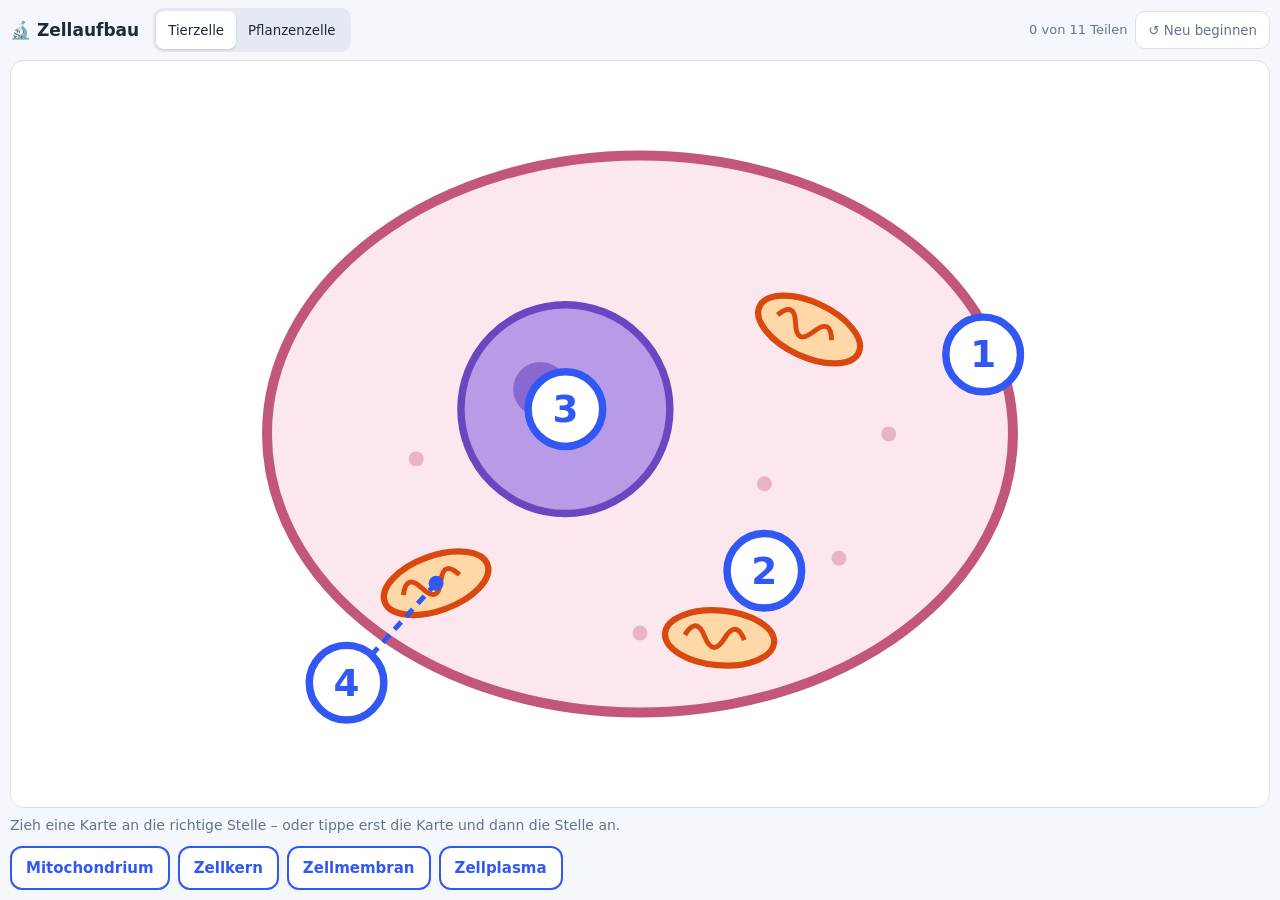
<file: apps/zellaufbau.html>
<!doctype html>
<html lang="de"><head><meta charset="utf-8">
<title>Zellaufbau</title>
<script type="application/json" id="probe-app">
{
  "name": "Zellaufbau",
  "icon": "🔬",
  "beschreibung": "Die Schüler beschriften eine Tierzelle und eine Pflanzenzelle, indem sie Karten mit den Namen der Zellbestandteile an die richtige Stelle ziehen (oder antippen und dann die Stelle antippen). Ein Tipp auf einen beschrifteten Teil zeigt kurz seine Aufgabe.",
  "fach": "Natur und Technik, Biologie",
  "jg": "5-8",
  "version": "1",
  "summary": "Anteil richtig beschrifteter Zellbestandteile (Tierzelle 4, Pflanzenzelle 7)",
  "events": [
    { "name": "zellkern-richtig", "text": "Zellkern richtig beschriftet" },
    { "name": "zellmembran-richtig", "text": "Zellmembran richtig beschriftet" },
    { "name": "zellplasma-richtig", "text": "Zellplasma richtig beschriftet" },
    { "name": "mitochondrium-richtig", "text": "Mitochondrium richtig beschriftet" },
    { "name": "zellwand-richtig", "text": "Zellwand richtig beschriftet (nur Pflanzenzelle)" },
    { "name": "vakuole-richtig", "text": "Vakuole richtig beschriftet (nur Pflanzenzelle)" },
    { "name": "chloroplast-richtig", "text": "Chloroplast richtig beschriftet (nur Pflanzenzelle)" },
    { "name": "tierzelle-fertig", "text": "Tierzelle komplett beschriftet" },
    { "name": "pflanzenzelle-fertig", "text": "Pflanzenzelle komplett beschriftet" }
  ],
  "regeln": "Die App kennt genau diese Zellbestandteile: Zellkern, Zellmembran, Zellplasma, Mitochondrium (Tier- und Pflanzenzelle) sowie Zellwand, Vakuole und Chloroplast (nur Pflanzenzelle).\nOben in der App wechselt man zwischen „Tierzelle“ und „Pflanzenzelle“.\nAuf einen beschrifteten Teil tippen zeigt seine Aufgabe in einem Satz.\nFachbegriffe für Jahrgangsstufe 5–6: Zellkern steuert die Zelle, Zellmembran grenzt ab und regelt den Stoffaustausch, Zellplasma füllt die Zelle aus, Mitochondrien gewinnen Energie, Zellwand gibt Festigkeit, Vakuole speichert Zellsaft, Chloroplasten betreiben Fotosynthese.",
  "lernpfadText": "# Die Zelle – Baustein des Lebens\nUntertitel: Tierzelle und Pflanzenzelle kennenlernen\nArt: Lernpfad\nKopfzeile: Natur und Technik · 5. Jahrgangsstufe\nZiele:\n- Die wichtigsten Bestandteile einer Zelle benennen\n- Ihre Aufgaben in einem Satz erklären\n- Tierzelle und Pflanzenzelle unterscheiden\n\n## Station: Die Tierzelle | Zellkern, Zellplasma, Zellmembran, Mitochondrium\nAlle Lebewesen bestehen aus **Zellen** – du auch, aus vielen Billionen. Unter dem Mikroskop sieht eine Tierzelle ungefähr so aus wie links in der App.\n\n[Merke] Der **Zellkern** steuert die Zelle. Die **Zellmembran** umgibt sie wie eine dünne Haut. Das **Zellplasma** füllt sie aus. In den **Mitochondrien** wird Energie gewonnen.\n\n### App-Aufgabe: Der Chef der Zelle\nZieh links die Karte „Zellkern“ an die richtige Stelle. Du kannst eine Karte auch antippen und dann die Stelle antippen.\nEreignis: zellkern-richtig\nTipp: Der Zellkern ist der große, runde, dunkle Teil.\nXP: 10\n\n### App-Aufgabe: Die ganze Tierzelle\nBeschrifte alle vier Teile der Tierzelle.\nEreignis: tierzelle-fertig\nTipp: Die Zellmembran ist der Rand, das Zellplasma die Füllung dazwischen.\nXP: 20\n\n### Quiz\n? Welcher Teil steuert die Zelle?\n[x] der Zellkern\n[ ] die Zellmembran\n[ ] das Zellplasma\n? Wo wird in der Zelle Energie gewonnen?\n[ ] im Zellkern\n[x] in den Mitochondrien\n[ ] in der Zellmembran\n\n## Station: Die Pflanzenzelle | Zellwand, Vakuole, Chloroplasten\nSchalte links oben auf **Pflanzenzelle**. Sie hat alles, was die Tierzelle hat – und noch drei Teile mehr.\n\n[Merke] Die **Zellwand** gibt der Pflanzenzelle Festigkeit. Die **Vakuole** speichert Zellsaft. In den **Chloroplasten** stellt die Pflanze mit Licht Traubenzucker her (Fotosynthese).\n\n### App-Aufgabe: Grün und kräftig\nZieh die Karte „Chloroplast“ an die richtige Stelle der Pflanzenzelle.\nEreignis: chloroplast-richtig\nTipp: Chloroplasten sind die kleinen grünen Körper.\nXP: 10\n\n### App-Aufgabe: Die ganze Pflanzenzelle\nBeschrifte alle sieben Teile der Pflanzenzelle.\nEreignis: pflanzenzelle-fertig\nTipp: Die Zellwand ist der dicke äußere Rand, die Zellmembran liegt direkt innen daran.\nXP: 20\n\n### Zuordnen: Wer macht was?\nZellwand -> gibt Festigkeit\nVakuole -> speichert Zellsaft\nChloroplast -> stellt mit Licht Traubenzucker her\nMitochondrium -> gewinnt Energie\n\n## Station: Vergleich | Was haben beide gemeinsam?\n### Sortieren: In welchen Zellen kommt der Teil vor?\nnur in der Pflanzenzelle: Zellwand, Vakuole, Chloroplast\nin Tier- und Pflanzenzelle: Zellkern, Zellmembran, Zellplasma, Mitochondrium\n\n### Lückentext: Zusammenfassung\nTier- und Pflanzenzellen haben einen [[Zellkern]], eine [[Zellmembran]] und [[Zellplasma]]. Nur Pflanzenzellen haben eine [[Zellwand]], eine große [[Vakuole]] und [[Chloroplasten]].\nWortbank: ja\nExtra: Knochen, Muskel\n"
}
</script>
<style>
  :root { --ink: #1f2a37; --muted: #64748b; --ok: #1f9d55; --bad: #d64545; --card: #fff; --line: #d9e0ea; --acc: #3157f5; }
  * { box-sizing: border-box; }
  html, body { margin: 0; height: 100%; font: 15px/1.35 -apple-system, system-ui, "Segoe UI", sans-serif; color: var(--ink); background: #f4f7fb; }
  body { display: flex; flex-direction: column; -webkit-user-select: none; user-select: none; touch-action: manipulation; }
  header { display: flex; align-items: center; gap: 8px; padding: 8px 10px; flex-wrap: wrap; }
  header h1 { font-size: 17px; margin: 0 6px 0 0; }
  .seg { display: inline-flex; background: #e4e9f2; border-radius: 10px; padding: 3px; }
  .seg button { border: 0; background: transparent; padding: 8px 12px; border-radius: 8px; font: 600 14px inherit; font-family: inherit; color: var(--ink); min-height: 38px; cursor: pointer; }
  .seg button[aria-pressed="true"] { background: #fff; box-shadow: 0 1px 3px #0002; }
  .sp { flex: 1; }
  .reset { border: 1px solid var(--line); background: #fff; border-radius: 10px; padding: 8px 12px; font: 600 13px inherit; font-family: inherit; color: var(--muted); min-height: 38px; cursor: pointer; }
  .prog { font-size: 13px; color: var(--muted); }
  main { flex: 1; min-height: 0; display: flex; flex-direction: column; padding: 0 10px 10px; gap: 8px; }
  .stage { flex: 1; min-height: 200px; position: relative; background: var(--card); border: 1px solid var(--line); border-radius: 14px; overflow: hidden; }
  .stage svg { width: 100%; height: 100%; display: block; }
  .target { cursor: pointer; }
  .target circle.dot { fill: #fff; stroke: var(--acc); stroke-width: 3; }
  .target text { font: 700 15px -apple-system, system-ui, sans-serif; fill: var(--acc); text-anchor: middle; dominant-baseline: central; pointer-events: none; }
  .target.hot circle.dot { fill: #e8eeff; stroke-width: 5; }
  .target.done circle.dot { fill: var(--ok); stroke: var(--ok); }
  .target.done text.q { fill: #fff; }
  .lbl { font: 700 13px -apple-system, system-ui, sans-serif; paint-order: stroke; stroke: #fff; stroke-width: 4px; fill: var(--ink); pointer-events: none; }
  .cards { display: flex; flex-wrap: wrap; gap: 8px; }
  .card { border: 2px solid var(--acc); color: var(--acc); background: #fff; border-radius: 12px; padding: 9px 14px; font-weight: 700; min-height: 44px; display: inline-flex; align-items: center; cursor: grab; touch-action: none; }
  .card.sel { background: var(--acc); color: #fff; }
  .card.used { display: none; }
  .ghost { position: fixed; pointer-events: none; z-index: 10; opacity: .9; transform: translate(-50%, -50%); box-shadow: 0 6px 20px #0003; }
  .msg { min-height: 22px; font-size: 14px; color: var(--muted); }
  .msg.ok { color: var(--ok); } .msg.bad { color: var(--bad); }
  .shake { animation: shake .35s; } @keyframes shake { 25% { transform: translateX(-6px); } 75% { transform: translateX(6px); } }
  .ro .card, .ro .target { cursor: default; }
  .done-all { font-weight: 700; color: var(--ok); }
</style>
</head>
<body>
<header>
  <h1>🔬 Zellaufbau</h1>
  <span class="seg" role="tablist"><button data-mode="tier" aria-pressed="true">Tierzelle</button><button data-mode="pflanze" aria-pressed="false">Pflanzenzelle</button></span>
  <span class="sp"></span><span class="prog" id="prog"></span><button class="reset" id="reset">↺ Neu beginnen</button>
</header>
<main>
  <div class="stage" id="stage"></div>
  <div class="msg" id="msg">Zieh eine Karte an die richtige Stelle – oder tippe erst die Karte und dann die Stelle an.</div>
  <div class="cards" id="cards"></div>
</main>
<script>
(function () {
  // Zellbestandteile: Name, Aufgabe (ein Satz), Ereignis
  var PARTS = {
    zellkern: ['Zellkern', 'Der Zellkern steuert die Zelle und enthält die Erbinformation.'],
    zellmembran: ['Zellmembran', 'Die Zellmembran grenzt die Zelle ab und regelt, was hinein- und hinausgeht.'],
    zellplasma: ['Zellplasma', 'Das Zellplasma füllt die Zelle aus; darin liegen die anderen Bestandteile.'],
    mitochondrium: ['Mitochondrium', 'In den Mitochondrien wird Energie für die Zelle gewonnen.'],
    zellwand: ['Zellwand', 'Die Zellwand gibt der Pflanzenzelle Form und Festigkeit.'],
    vakuole: ['Vakuole', 'Die Vakuole speichert Zellsaft und hält die Zelle prall.'],
    chloroplast: ['Chloroplast', 'In den Chloroplasten stellt die Pflanze mit Licht Traubenzucker her (Fotosynthese).']
  };
  // Zielpunkte je Zelle (Koordinaten im SVG 400 × 300) und Lage der Beschriftung
  var CELLS = {
    tier: { parts: ['zellmembran', 'zellplasma', 'zellkern', 'mitochondrium'],
      targets: { zellkern: [170, 140], zellmembran: [338, 118], zellplasma: [250, 205], mitochondrium: [82, 250, 118, 210] } },
    pflanze: { parts: ['zellwand', 'zellmembran', 'zellplasma', 'zellkern', 'vakuole', 'chloroplast', 'mitochondrium'],
      targets: { zellwand: [372, 60], zellmembran: [356, 248], zellplasma: [205, 246], zellkern: [112, 92], vakuole: [228, 150], chloroplast: [262, 262, 300, 228], mitochondrium: [258, 60, 312, 78] } }
  };
  var S = { mode: 'tier', placed: { tier: {}, pflanze: {} }, fertig: { tier: false, pflanze: false } };
  var readonly = false, loaded = false, sel = null;
  var $ = function (s) { return document.querySelector(s); };
  var post = function (m) { m.type = 'probe-app'; try { parent.postMessage(m, '*'); } catch (e) { } };

  function svgTier() {
    return '<ellipse cx="200" cy="150" rx="150" ry="112" fill="#fde7ee" stroke="#c2577a" stroke-width="4"/>'
      + '<circle cx="170" cy="140" r="42" fill="#b79be6" stroke="#6b46c1" stroke-width="3"/><circle cx="160" cy="132" r="11" fill="#6b46c1" opacity=".6"/>'
      + mito(118, 210, -20) + mito(268, 108, 25) + mito(232, 232, 5)
      + '<g fill="#c2577a" opacity=".35"><circle cx="250" cy="170" r="3"/><circle cx="300" cy="150" r="3"/><circle cx="110" cy="160" r="3"/><circle cx="200" cy="230" r="3"/><circle cx="280" cy="200" r="3"/></g>';
  }
  function svgPflanze() {
    return '<rect x="30" y="28" width="340" height="244" rx="10" fill="#e9f6df" stroke="#3f7d20" stroke-width="12"/>'
      + '<rect x="42" y="40" width="316" height="220" rx="6" fill="none" stroke="#7fb35a" stroke-width="3"/>'
      + '<rect x="150" y="80" width="160" height="140" rx="40" fill="#cfe8fb" stroke="#5a9bd5" stroke-width="3"/>'
      + '<circle cx="112" cy="92" r="30" fill="#b79be6" stroke="#6b46c1" stroke-width="3"/><circle cx="105" cy="86" r="8" fill="#6b46c1" opacity=".6"/>'
      + chl(300, 228, 10) + chl(80, 150, -30) + chl(330, 160, 70) + chl(120, 236, 15)
      + mito(312, 78, 20) + mito(70, 210, -10);
  }
  function mito(x, y, r) { return '<g transform="translate(' + x + ' ' + y + ') rotate(' + r + ')"><ellipse rx="22" ry="11" fill="#ffd8a8" stroke="#d9480f" stroke-width="2.5"/><path d="M-14 0 q4 -8 8 0 t8 0 t8 0" fill="none" stroke="#d9480f" stroke-width="2"/></g>'; }
  function chl(x, y, r) { return '<g transform="translate(' + x + ' ' + y + ') rotate(' + r + ')"><ellipse rx="18" ry="10" fill="#51a33b" stroke="#2b6a1c" stroke-width="2"/><path d="M-10 -3 h20 M-10 3 h20" stroke="#2b6a1c" stroke-width="1.5"/></g>'; }

  function draw() {
    var C = CELLS[S.mode], P = S.placed[S.mode];
    document.body.classList.toggle('ro', readonly);
    document.querySelectorAll('[data-mode]').forEach(function (b) { b.setAttribute('aria-pressed', String(b.dataset.mode === S.mode)); });
    var g = '<svg viewBox="0 0 400 300" xmlns="http://www.w3.org/2000/svg">' + (S.mode === 'tier' ? svgTier() : svgPflanze());
    var n = 0;
    C.parts.forEach(function (k) { var t = C.targets[k]; if (t.length > 2) g += '<line x1="' + t[2] + '" y1="' + t[3] + '" x2="' + t[0] + '" y2="' + t[1] + '" stroke="#3157f5" stroke-width="2" stroke-dasharray="4 3"/><circle cx="' + t[2] + '" cy="' + t[3] + '" r="3" fill="#3157f5"/>'; });
    C.parts.forEach(function (k) {
      var t = C.targets[k], done = !!P[k]; n++;
      g += '<g class="target' + (done ? ' done' : '') + '" data-target="' + k + '"><circle class="dot" cx="' + t[0] + '" cy="' + t[1] + '" r="15"/>'
        + '<text class="q" x="' + t[0] + '" y="' + t[1] + '">' + (done ? '✓' : n) + '</text>'
        + (done ? '<text class="lbl" x="' + t[0] + '" y="' + (t[1] + 28) + '" text-anchor="middle">' + PARTS[k][0] + '</text>' : '') + '</g>';
    });
    $('#stage').innerHTML = g + '</svg>';
    var left = C.parts.filter(function (k) { return !P[k]; });
    $('#cards').innerHTML = left.length ? left.slice().sort().map(function (k) { return '<span class="card' + (sel === k ? ' sel' : '') + '" data-card="' + k + '">' + PARTS[k][0] + '</span>'; }).join('')
      : '<span class="done-all">✓ Alle Teile der ' + (S.mode === 'tier' ? 'Tierzelle' : 'Pflanzenzelle') + ' sind beschriftet. Tippe auf einen Teil, um seine Aufgabe zu sehen.</span>';
    var total = CELLS.tier.parts.length + CELLS.pflanze.parts.length, ok = Object.keys(S.placed.tier).length + Object.keys(S.placed.pflanze).length;
    $('#prog').textContent = ok + ' von ' + total + ' Teilen';
  }
  function summary() {
    var total = CELLS.tier.parts.length + CELLS.pflanze.parts.length, ok = Object.keys(S.placed.tier).length + Object.keys(S.placed.pflanze).length;
    return { pct: Math.round(ok / total * 100), text: ok + ' von ' + total + ' Teilen beschriftet' };
  }
  function save() { post({ action: 'state', state: S, summary: summary() }); }
  function say(t, cls) { var m = $('#msg'); m.textContent = t; m.className = 'msg' + (cls ? ' ' + cls : ''); }

  function place(card, target) {
    if (readonly) return;
    var C = CELLS[S.mode];
    if (card === target) {
      S.placed[S.mode][card] = true; sel = null;
      say('✓ Richtig: ' + PARTS[card][0] + '. ' + PARTS[card][1], 'ok');
      post({ action: 'event', name: card + '-richtig' });
      if (C.parts.every(function (k) { return S.placed[S.mode][k]; }) && !S.fertig[S.mode]) {
        S.fertig[S.mode] = true; post({ action: 'event', name: S.mode === 'tier' ? 'tierzelle-fertig' : 'pflanzenzelle-fertig' });
      }
      draw(); save();
    } else {
      say('Nicht ganz – „' + PARTS[card][0] + '“ gehört woanders hin. Versuch es noch einmal.', 'bad');
      var el = document.querySelector('[data-target="' + target + '"]'); if (el) { el.classList.add('shake'); setTimeout(function () { el.classList.remove('shake'); }, 400); }
    }
  }
  // Ziehen mit dem Finger (Pointer-Events) oder antippen
  var drag = null;
  document.addEventListener('pointerdown', function (e) {
    var c = e.target.closest('[data-card]'); if (!c || readonly) return;
    drag = { k: c.dataset.card, x: e.clientX, y: e.clientY, ghost: null, moved: false, id: e.pointerId };
    try { c.setPointerCapture(e.pointerId); } catch (x) { }
  });
  document.addEventListener('pointermove', function (e) {
    if (!drag || e.pointerId !== drag.id) return;
    if (!drag.moved && Math.hypot(e.clientX - drag.x, e.clientY - drag.y) < 8) return;
    if (!drag.moved) { drag.moved = true; var g = document.createElement('span'); g.className = 'card sel ghost'; g.textContent = PARTS[drag.k][0]; document.body.appendChild(g); drag.ghost = g; }
    drag.ghost.style.left = e.clientX + 'px'; drag.ghost.style.top = e.clientY + 'px';
    document.querySelectorAll('.target.hot').forEach(function (t) { t.classList.remove('hot'); });
    var t = hit(e.clientX, e.clientY); if (t) t.classList.add('hot');
  });
  document.addEventListener('pointerup', function (e) {
    if (!drag || e.pointerId !== drag.id) return;
    var d = drag; drag = null;
    document.querySelectorAll('.target.hot').forEach(function (t) { t.classList.remove('hot'); });
    if (d.ghost) { d.ghost.remove(); var t = hit(e.clientX, e.clientY); if (t) place(d.k, t.dataset.target); return; }
    sel = sel === d.k ? null : d.k; draw();
    if (sel) say('Tippe jetzt in der Zelle die Stelle an, an die „' + PARTS[sel][0] + '“ gehört.');
  });
  document.addEventListener('pointercancel', function () { if (drag && drag.ghost) drag.ghost.remove(); drag = null; });
  function hit(x, y) { var el = document.elementFromPoint(x, y); return el && el.closest ? el.closest('[data-target]') : null; }
  document.addEventListener('click', function (e) {
    var t = e.target.closest('[data-target]');
    if (t) {
      var k = t.dataset.target;
      if (S.placed[S.mode][k]) { say(PARTS[k][0] + ': ' + PARTS[k][1], 'ok'); return; }
      if (sel && !readonly) { place(sel, k); return; }
      say(readonly ? 'Nur ansehen.' : 'Wähle zuerst unten eine Karte.');
      return;
    }
    var m = e.target.closest('[data-mode]'); if (m) { S.mode = m.dataset.mode; sel = null; draw(); if (!readonly) save(); say(S.mode === 'tier' ? 'Tierzelle: vier Teile zum Beschriften.' : 'Pflanzenzelle: sieben Teile zum Beschriften.'); return; }
    if (e.target.closest('#reset') && !readonly) { S = { mode: S.mode, placed: { tier: {}, pflanze: {} }, fertig: { tier: false, pflanze: false } }; sel = null; draw(); save(); say('Neu begonnen.'); }
  });

  // Protokoll mit dem Player
  addEventListener('message', function (e) {
    var m = e.data; if (!m || m.type !== 'probe-app') return;
    if (m.action === 'load') {
      loaded = true; readonly = !!m.readonly;
      if (m.state && m.state.placed) { S = { mode: m.state.mode === 'pflanze' ? 'pflanze' : 'tier', placed: { tier: m.state.placed.tier || {}, pflanze: m.state.placed.pflanze || {} }, fertig: m.state.fertig || { tier: false, pflanze: false } }; }
      sel = null; draw();
    }
    if (m.action === 'flush') post({ action: 'state', state: S, summary: summary(), req: m.req });
  });
  draw();
  post({ action: 'ready', v: 1 });
  var iv = setInterval(function () { if (loaded) clearInterval(iv); else post({ action: 'ready', v: 1 }); }, 1000);
})();
</script>
</body></html>
</file>
